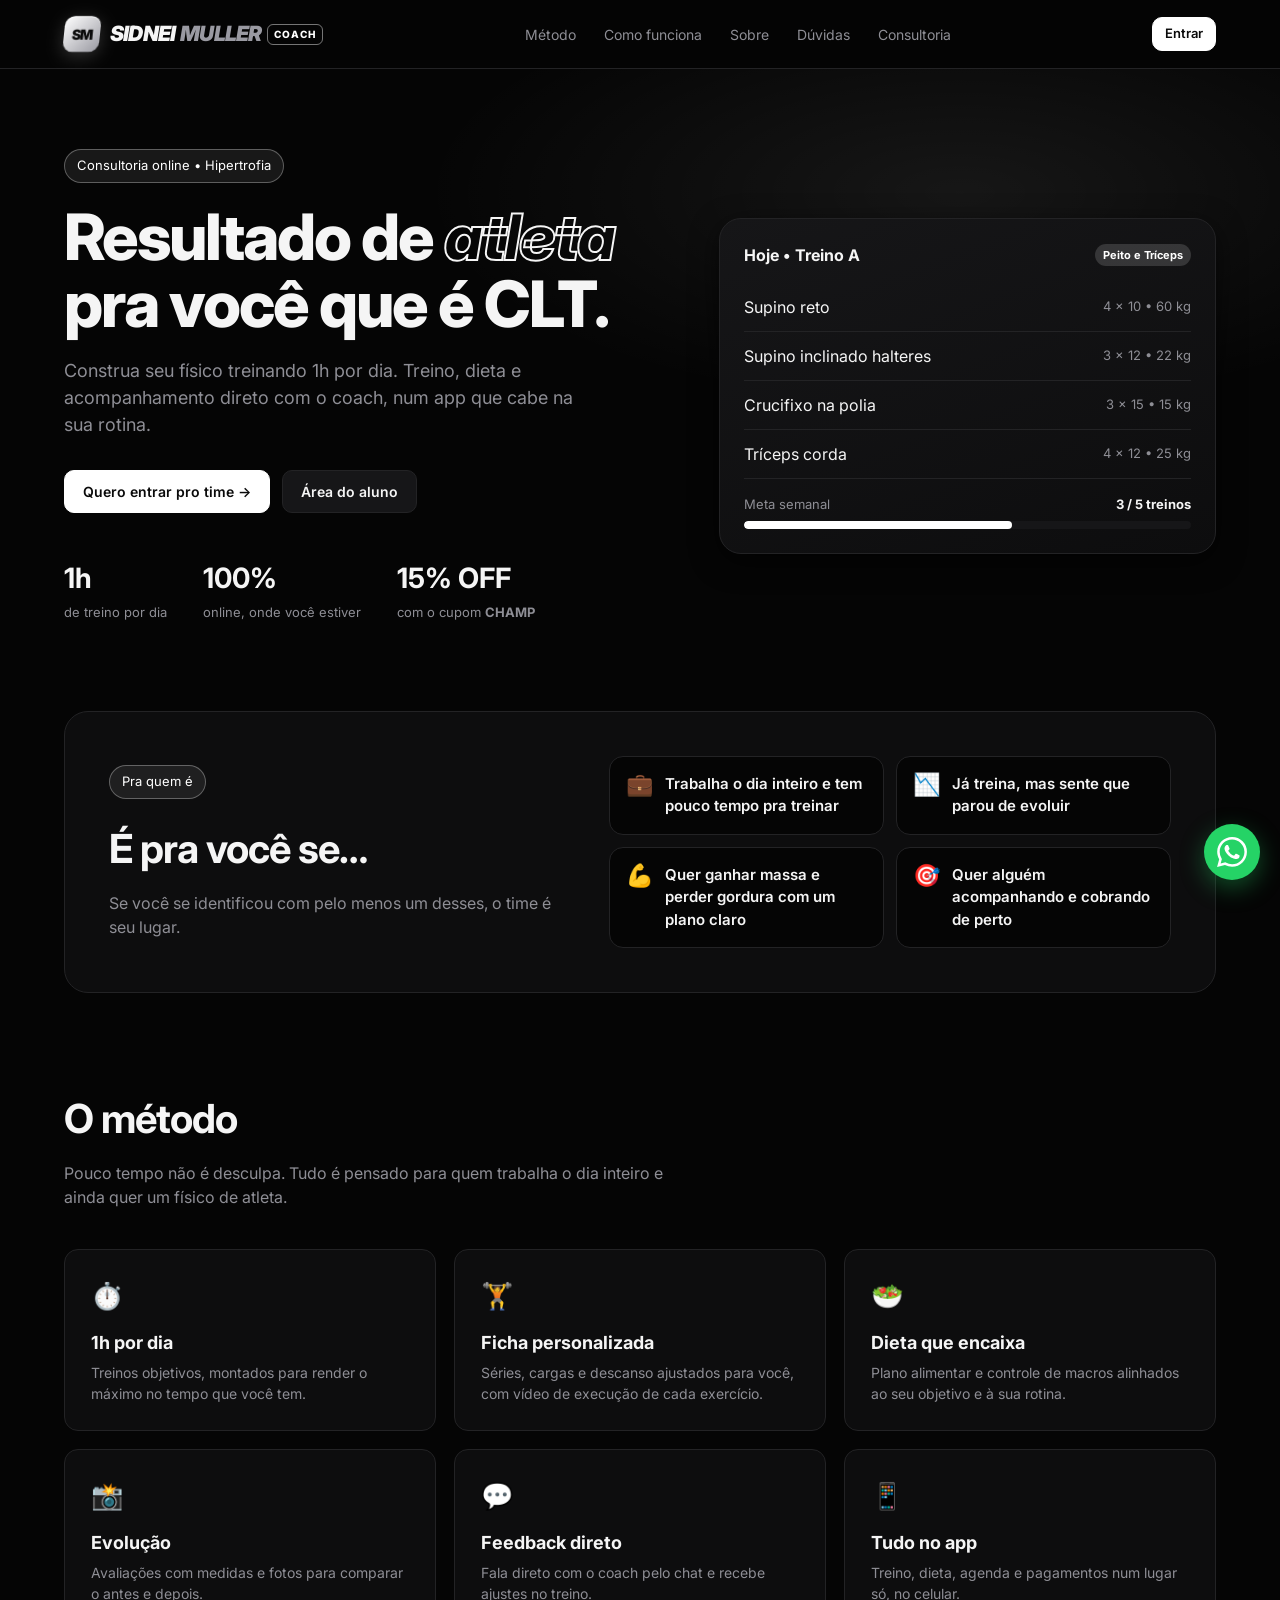
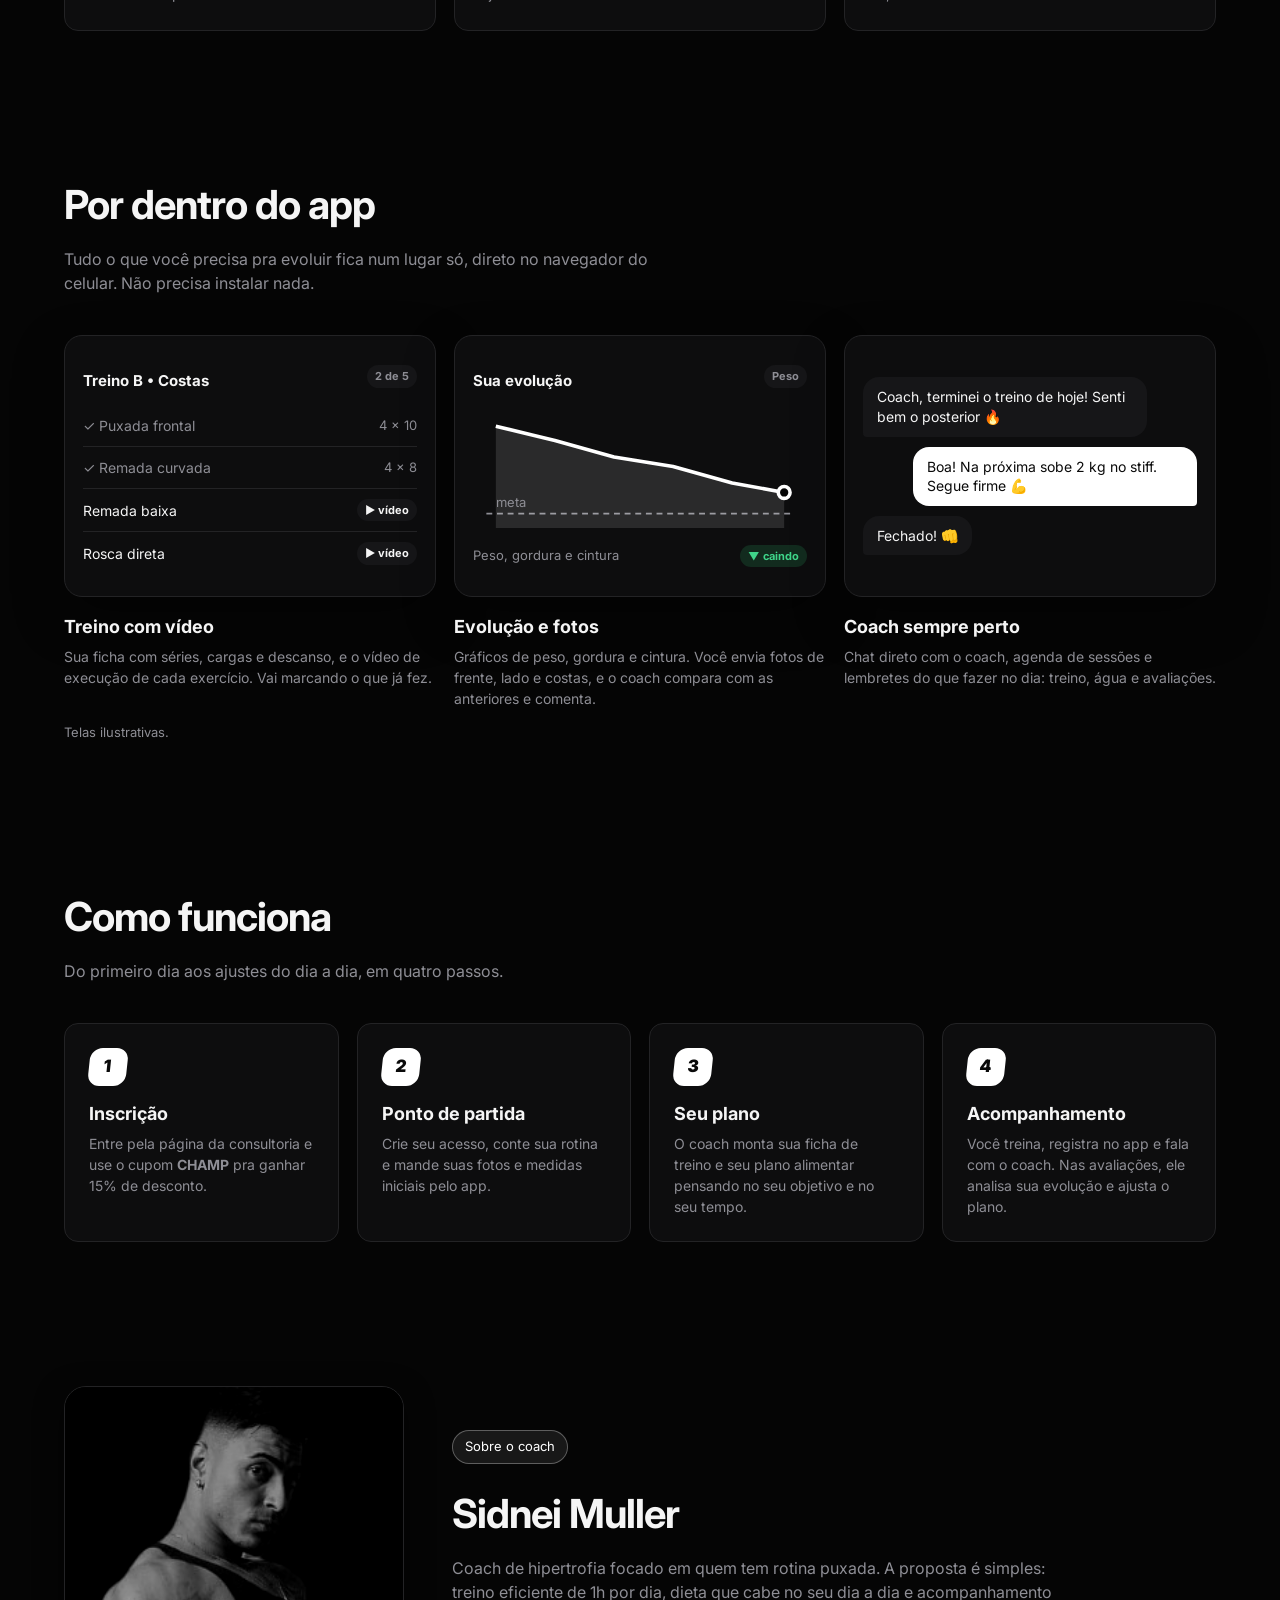
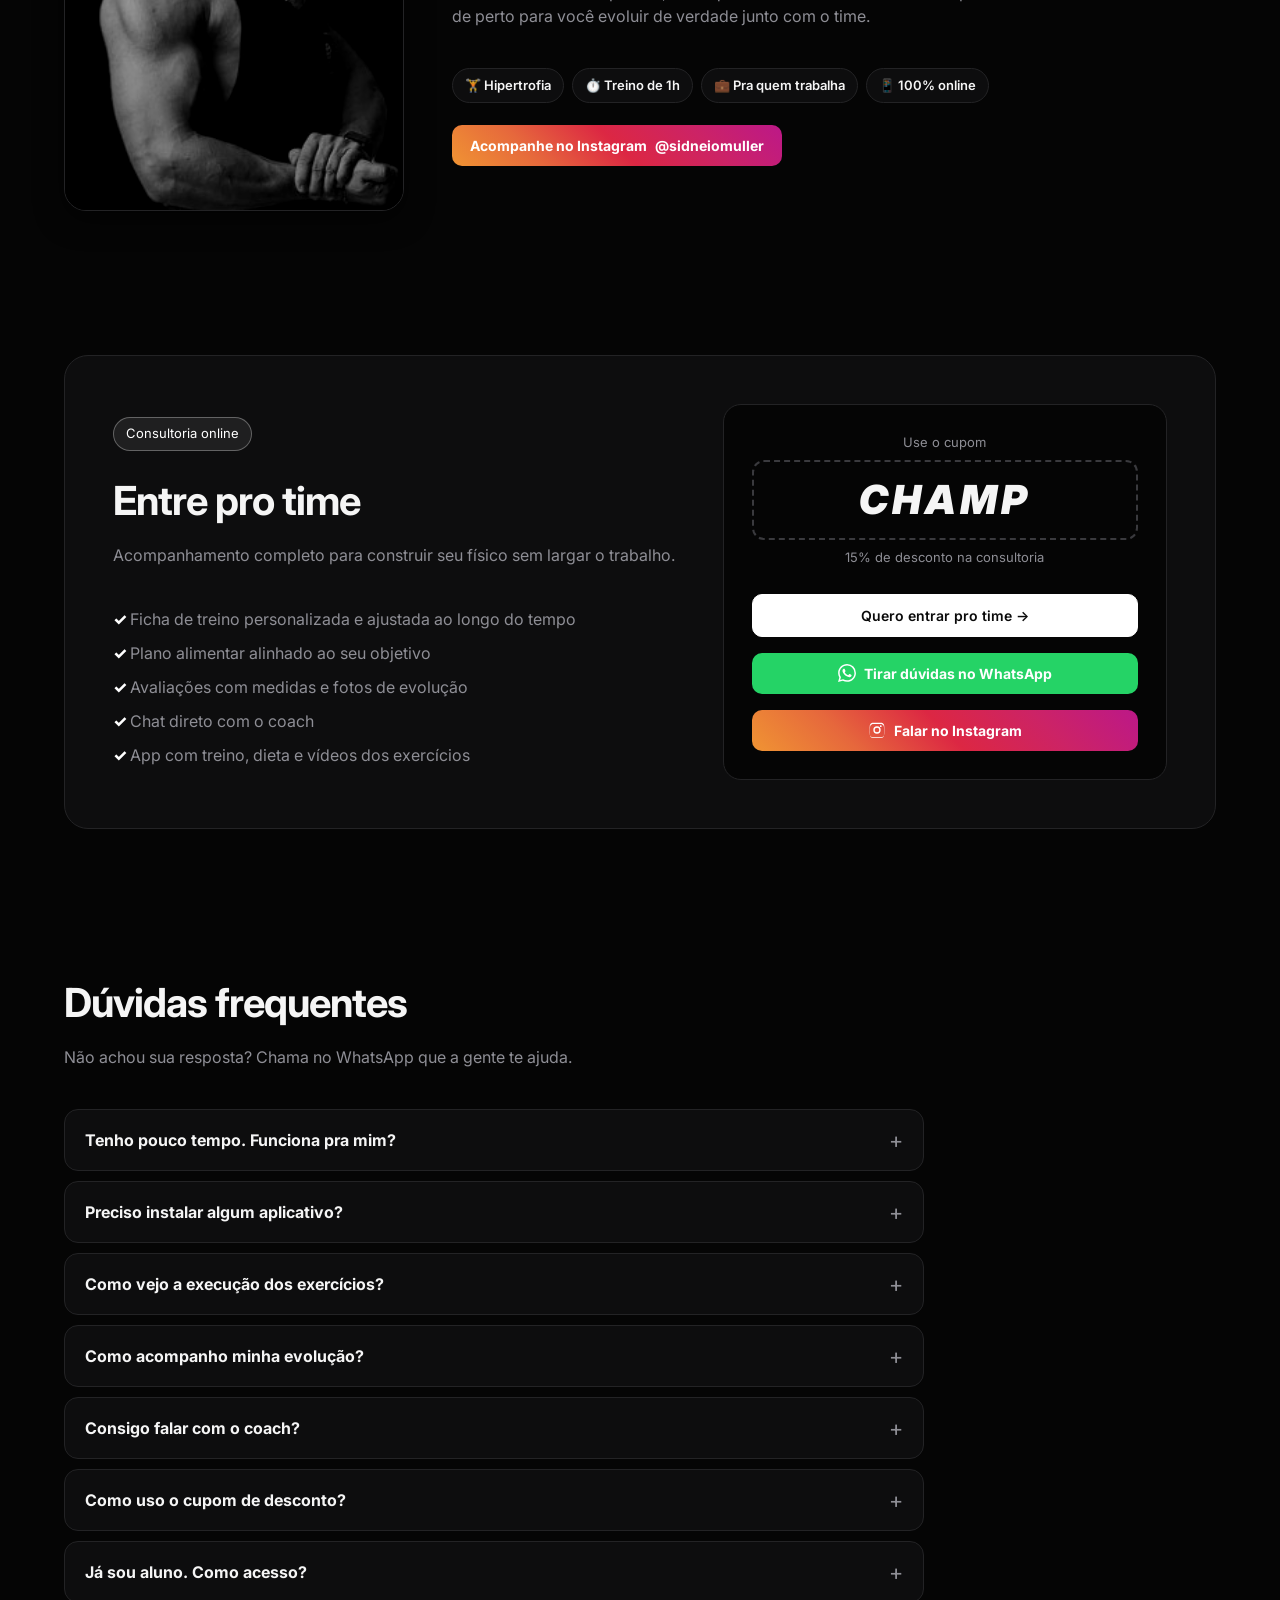
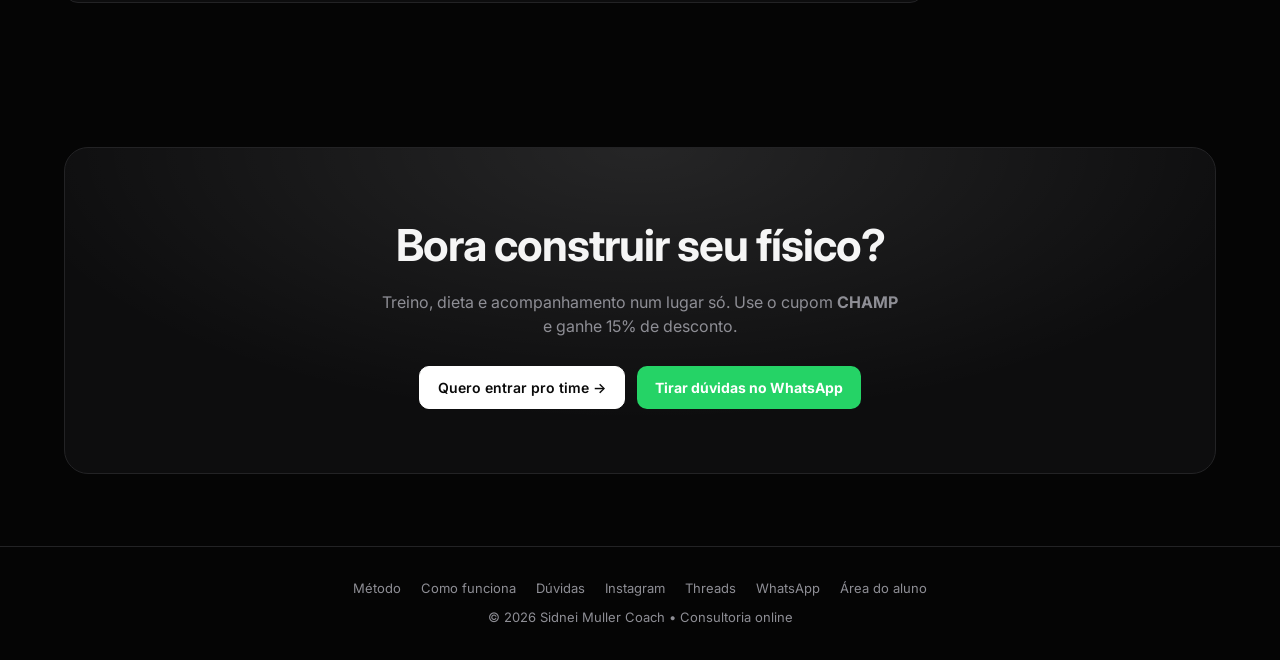
<file: index.html>
<!DOCTYPE html>
<html lang="pt-br">
<head>
    <meta charset="UTF-8">
    <meta name="viewport" content="width=device-width, initial-scale=1.0">
    <meta name="theme-color" content="#050505">
    <link rel="icon" href="assets/logo.svg" type="image/svg+xml">
    <title>Sidnei Muller Coach — Resultado de atleta pra você CLT</title>
    <meta name="description" content="Consultoria online de hipertrofia com Sidnei Muller. Construa seu físico treinando 1h por dia.">
    <link rel="preconnect" href="https://fonts.googleapis.com">
    <link href="https://fonts.googleapis.com/css2?family=Inter:wght@400;500;600;700;800;900&display=swap" rel="stylesheet">
    <link rel="stylesheet" href="css/style.css?v=202610071912">
    <script src="js/config.js?v=202610071912"></script>
</head>
<body>
    <header class="nav">
        <a href="#" class="logo"><span class="logo-mark" aria-hidden="true">SM</span><span class="logo-text">Sidnei<b>Muller</b><em>Coach</em></span></a>
        <nav class="nav-links" id="nav-links">
            <a href="#metodo">Método</a>
            <a href="#como-funciona">Como funciona</a>
            <a href="#sobre">Sobre</a>
            <a href="#duvidas">Dúvidas</a>
            <a href="#consultoria">Consultoria</a>
        </nav>
        <div class="nav-actions">
            <button class="btn btn-primary btn-sm" data-open-login>Entrar</button>
            <button class="btn btn-sm nav-toggle" id="nav-toggle" aria-label="Abrir menu" aria-expanded="false" aria-controls="nav-links">☰</button>
        </div>
    </header>

    <div class="hero-glow"><section class="hero">
        <div>
            <div class="pill">Consultoria online • Hipertrofia</div>
            <h1>Resultado de <em>atleta</em> pra você que é CLT.</h1>
            <p>Construa seu físico treinando 1h por dia. Treino, dieta e acompanhamento direto com o coach, num app que cabe na sua rotina.</p>
            <div class="hero-actions">
                <a class="btn btn-primary" data-link="checkout">Quero entrar pro time →</a>
                <button class="btn" data-open-login data-role="cliente">Área do aluno</button>
            </div>
            <div class="hero-stats">
                <div><strong>1h</strong><span>de treino por dia</span></div>
                <div><strong>100%</strong><span>online, onde você estiver</span></div>
                <div><strong><span data-discount>15%</span> OFF</strong><span>com o cupom <b data-coupon>CHAMP</b></span></div>
            </div>
        </div>
        <div class="hero-card">
            <div class="card-head"><h3>Hoje • Treino A</h3><span class="badge accent">Peito e Tríceps</span></div>
            <div class="mini-row"><span>Supino reto</span><span class="muted small">4 × 10 • 60 kg</span></div>
            <div class="mini-row"><span>Supino inclinado halteres</span><span class="muted small">3 × 12 • 22 kg</span></div>
            <div class="mini-row"><span>Crucifixo na polia</span><span class="muted small">3 × 15 • 15 kg</span></div>
            <div class="mini-row"><span>Tríceps corda</span><span class="muted small">4 × 12 • 25 kg</span></div>
            <div style="margin-top:16px">
                <div class="macro-top"><span class="muted">Meta semanal</span><b>3 / 5 treinos</b></div>
                <div class="progress"><span style="width:60%"></span></div>
            </div>
        </div>
    </section></div>

    <section class="section section-tight reveal" id="pra-quem">
        <div class="fit-box">
            <div>
                <div class="pill">Pra quem é</div>
                <h2 class="section-title">É pra você se…</h2>
                <p class="section-sub" style="margin-bottom:0">Se você se identificou com pelo menos um desses, o time é seu lugar.</p>
            </div>
            <ul class="fit-list">
                <li><span>💼</span>Trabalha o dia inteiro e tem pouco tempo pra treinar</li>
                <li><span>📉</span>Já treina, mas sente que parou de evoluir</li>
                <li><span>💪</span>Quer ganhar massa e perder gordura com um plano claro</li>
                <li><span>🎯</span>Quer alguém acompanhando e cobrando de perto</li>
            </ul>
        </div>
    </section>

    <section class="section reveal" id="metodo">
        <h2 class="section-title">O método</h2>
        <p class="section-sub">Pouco tempo não é desculpa. Tudo é pensado para quem trabalha o dia inteiro e ainda quer um físico de atleta.</p>
        <div class="features">
            <div class="feature"><div class="ico">⏱️</div><h3>1h por dia</h3><p>Treinos objetivos, montados para render o máximo no tempo que você tem.</p></div>
            <div class="feature"><div class="ico">🏋️</div><h3>Ficha personalizada</h3><p>Séries, cargas e descanso ajustados para você, com vídeo de execução de cada exercício.</p></div>
            <div class="feature"><div class="ico">🥗</div><h3>Dieta que encaixa</h3><p>Plano alimentar e controle de macros alinhados ao seu objetivo e à sua rotina.</p></div>
            <div class="feature"><div class="ico">📸</div><h3>Evolução</h3><p>Avaliações com medidas e fotos para comparar o antes e depois.</p></div>
            <div class="feature"><div class="ico">💬</div><h3>Feedback direto</h3><p>Fala direto com o coach pelo chat e recebe ajustes no treino.</p></div>
            <div class="feature"><div class="ico">📱</div><h3>Tudo no app</h3><p>Treino, dieta, agenda e pagamentos num lugar só, no celular.</p></div>
        </div>
    </section>

    <section class="section reveal" id="app">
        <h2 class="section-title">Por dentro do app</h2>
        <p class="section-sub">Tudo o que você precisa pra evoluir fica num lugar só, direto no navegador do celular. Não precisa instalar nada.</p>
        <div class="app-previews">
            <div class="preview">
                <div class="preview-screen">
                    <div class="card-head"><h3>Treino B • Costas</h3><span class="badge">2 de 5</span></div>
                    <div class="mini-row done"><span>✓ Puxada frontal</span><span class="muted small">4 × 10</span></div>
                    <div class="mini-row done"><span>✓ Remada curvada</span><span class="muted small">4 × 8</span></div>
                    <div class="mini-row"><span>Remada baixa</span><span class="play">▶ vídeo</span></div>
                    <div class="mini-row"><span>Rosca direta</span><span class="play">▶ vídeo</span></div>
                </div>
                <h3>Treino com vídeo</h3>
                <p>Sua ficha com séries, cargas e descanso, e o vídeo de execução de cada exercício. Vai marcando o que já fez.</p>
            </div>
            <div class="preview">
                <div class="preview-screen">
                    <div class="card-head"><h3>Sua evolução</h3><span class="badge">Peso</span></div>
                    <svg class="preview-chart" viewBox="0 0 260 110" aria-hidden="true">
                        <line x1="0" x2="260" y1="92" y2="92" class="goal"/>
                        <path class="area" d="M8,18 L58,30 L108,44 L158,52 L208,66 L252,74 L252,104 L8,104 Z"/>
                        <path class="line" d="M8,18 L58,30 L108,44 L158,52 L208,66 L252,74"/>
                        <circle cx="252" cy="74" r="5"/>
                        <text x="8" y="86">meta</text>
                    </svg>
                    <div class="mini-row"><span class="muted small">Peso, gordura e cintura</span><span class="badge green">▼ caindo</span></div>
                </div>
                <h3>Evolução e fotos</h3>
                <p>Gráficos de peso, gordura e cintura. Você envia fotos de frente, lado e costas, e o coach compara com as anteriores e comenta.</p>
            </div>
            <div class="preview">
                <div class="preview-screen chat-preview">
                    <div class="bubble them">Coach, terminei o treino de hoje! Senti bem o posterior 🔥</div>
                    <div class="bubble me">Boa! Na próxima sobe 2 kg no stiff. Segue firme 💪</div>
                    <div class="bubble them">Fechado! 👊</div>
                </div>
                <h3>Coach sempre perto</h3>
                <p>Chat direto com o coach, agenda de sessões e lembretes do que fazer no dia: treino, água e avaliações.</p>
            </div>
        </div>
        <p class="muted small" style="margin-top:14px">Telas ilustrativas.</p>
    </section>

    <section class="section reveal" id="como-funciona">
        <h2 class="section-title">Como funciona</h2>
        <p class="section-sub">Do primeiro dia aos ajustes do dia a dia, em quatro passos.</p>
        <ol class="steps">
            <li><b>1</b><h3>Inscrição</h3><p>Entre pela página da consultoria e use o cupom <strong data-coupon>CHAMP</strong> pra ganhar <span data-discount>15%</span> de desconto.</p></li>
            <li><b>2</b><h3>Ponto de partida</h3><p>Crie seu acesso, conte sua rotina e mande suas fotos e medidas iniciais pelo app.</p></li>
            <li><b>3</b><h3>Seu plano</h3><p>O coach monta sua ficha de treino e seu plano alimentar pensando no seu objetivo e no seu tempo.</p></li>
            <li><b>4</b><h3>Acompanhamento</h3><p>Você treina, registra no app e fala com o coach. Nas avaliações, ele analisa sua evolução e ajusta o plano.</p></li>
        </ol>
    </section>

    <section class="section reveal" id="sobre">
        <div class="about">
            <div class="about-photo"><img src="assets/sidnei.jpg" alt="Sidnei Muller, coach de hipertrofia" loading="lazy"></div>
            <div>
                <div class="pill">Sobre o coach</div>
                <h2 class="section-title">Sidnei Muller</h2>
                <p class="section-sub">Coach de hipertrofia focado em quem tem rotina puxada. A proposta é simples: treino eficiente de 1h por dia, dieta que cabe no seu dia a dia e acompanhamento de perto para você evoluir de verdade junto com o time.</p>
                <div class="about-tags"><span>🏋️ Hipertrofia</span><span>⏱️ Treino de 1h</span><span>💼 Pra quem trabalha</span><span>📱 100% online</span></div>
                <a class="btn brand-ig" data-link="instagram" style="margin-top:22px">Acompanhe no Instagram <span data-instagram-handle>@sidneiomuller</span></a>
            </div>
        </div>
    </section>

    <section class="section reveal" id="consultoria">
        <div class="offer">
            <div>
                <div class="pill">Consultoria online</div>
                <h2 class="section-title">Entre pro time</h2>
                <p class="section-sub">Acompanhamento completo para construir seu físico sem largar o trabalho.</p>
                <ul class="offer-list">
                    <li>Ficha de treino personalizada e ajustada ao longo do tempo</li>
                    <li>Plano alimentar alinhado ao seu objetivo</li>
                    <li>Avaliações com medidas e fotos de evolução</li>
                    <li>Chat direto com o coach</li>
                    <li>App com treino, dieta e vídeos dos exercícios</li>
                </ul>
            </div>
            <div class="offer-box">
                <div class="muted small">Use o cupom</div>
                <div class="coupon" data-coupon>CHAMP</div>
                <div class="muted small"><span data-discount>15%</span> de desconto na consultoria</div>
                <a class="btn btn-primary btn-block" data-link="checkout" style="margin-top:18px">Quero entrar pro time →</a>
                <a class="btn btn-block brand-wa" data-link="whatsapp"><svg class="btn-ico" viewBox="0 0 24 24" aria-hidden="true"><path d="M17.472 14.382c-.297-.149-1.758-.867-2.03-.967-.273-.099-.471-.148-.67.15-.197.297-.767.966-.94 1.164-.173.199-.347.223-.644.075-.297-.15-1.255-.463-2.39-1.475-.883-.788-1.48-1.761-1.653-2.059-.173-.297-.018-.458.13-.606.134-.133.298-.347.446-.52.149-.174.198-.298.298-.497.099-.198.05-.371-.025-.52-.075-.149-.669-1.612-.916-2.207-.242-.579-.487-.5-.669-.51-.173-.008-.371-.01-.57-.01-.198 0-.52.074-.792.372-.272.297-1.04 1.016-1.04 2.479 0 1.462 1.065 2.875 1.213 3.074.149.198 2.096 3.2 5.077 4.487.709.306 1.262.489 1.694.625.712.227 1.36.195 1.871.118.571-.085 1.758-.719 2.006-1.413.248-.694.248-1.289.173-1.413-.074-.124-.272-.198-.57-.347m-5.421 7.403h-.004a9.87 9.87 0 01-5.031-1.378l-.361-.214-3.741.982.998-3.648-.235-.374a9.86 9.86 0 01-1.51-5.26c.001-5.45 4.436-9.884 9.888-9.884 2.64 0 5.122 1.03 6.988 2.898a9.825 9.825 0 012.893 6.994c-.003 5.45-4.437 9.884-9.885 9.884m8.413-18.297A11.815 11.815 0 0012.05 0C5.495 0 .16 5.335.157 11.892c0 2.096.547 4.142 1.588 5.945L.057 24l6.305-1.654a11.882 11.882 0 005.683 1.448h.005c6.554 0 11.89-5.335 11.893-11.893a11.821 11.821 0 00-3.48-8.413z"/></svg> Tirar dúvidas no WhatsApp</a>
                <a class="btn btn-block brand-ig" data-link="instagram"><svg class="btn-ico" viewBox="0 0 24 24" aria-hidden="true"><path d="M12 2.2c3.2 0 3.6 0 4.8.1 1.2.1 1.8.2 2.2.4.6.2 1 .5 1.4.9.4.4.7.9.9 1.4.2.4.4 1.1.4 2.2.1 1.3.1 1.6.1 4.8s0 3.6-.1 4.8c-.1 1.2-.2 1.8-.4 2.2-.2.6-.5 1-.9 1.4-.4.4-.9.7-1.4.9-.4.2-1.1.4-2.2.4-1.3.1-1.6.1-4.8.1s-3.6 0-4.8-.1c-1.2-.1-1.8-.2-2.2-.4-.6-.2-1-.5-1.4-.9-.4-.4-.7-.9-.9-1.4-.2-.4-.4-1.1-.4-2.2C2.2 15.6 2.2 15.2 2.2 12s0-3.6.1-4.8c.1-1.2.2-1.8.4-2.2.2-.6.5-1 .9-1.4.4-.4.9-.7 1.4-.9.4-.2 1.1-.4 2.2-.4C8.4 2.2 8.8 2.2 12 2.2zm0 1.8c-3.1 0-3.5 0-4.7.1-1.1.1-1.7.2-2.1.4-.5.2-.9.4-1.3.8-.4.4-.6.8-.8 1.3-.2.4-.3 1-.4 2.1-.1 1.2-.1 1.6-.1 4.7s0 3.5.1 4.7c.1 1.1.2 1.7.4 2.1.2.5.4.9.8 1.3.4.4.8.6 1.3.8.4.2 1 .3 2.1.4 1.2.1 1.6.1 4.7.1s3.5 0 4.7-.1c1.1-.1 1.7-.2 2.1-.4.5-.2.9-.4 1.3-.8.4-.4.6-.8.8-1.3.2-.4.3-1 .4-2.1.1-1.2.1-1.6.1-4.7s0-3.5-.1-4.7c-.1-1.1-.2-1.7-.4-2.1-.2-.5-.4-.9-.8-1.3-.4-.4-.8-.6-1.3-.8-.4-.2-1-.3-2.1-.4-1.2-.1-1.6-.1-4.7-.1zm0 3.1a4.9 4.9 0 1 1 0 9.8 4.9 4.9 0 0 1 0-9.8zm0 8a3.1 3.1 0 1 0 0-6.2 3.1 3.1 0 0 0 0 6.2zm6.2-8.2a1.1 1.1 0 1 1-2.3 0 1.1 1.1 0 0 1 2.3 0z"/></svg> Falar no Instagram</a>
            </div>
        </div>
    </section>


    <section class="section reveal" id="duvidas">
        <h2 class="section-title">Dúvidas frequentes</h2>
        <p class="section-sub">Não achou sua resposta? Chama no WhatsApp que a gente te ajuda.</p>
        <div class="faq">
            <details><summary>Tenho pouco tempo. Funciona pra mim?</summary>
                <p>Sim. O método foi pensado pra quem trabalha o dia inteiro: treinos objetivos de cerca de 1h por dia, montados pra render o máximo no tempo que você tem.</p></details>
            <details><summary>Preciso instalar algum aplicativo?</summary>
                <p>Não. A área do aluno funciona no navegador do celular ou do computador. É só entrar com seu e-mail e senha.</p></details>
            <details><summary>Como vejo a execução dos exercícios?</summary>
                <p>Cada exercício da sua ficha tem o vídeo de execução, além das séries, repetições, carga e descanso.</p></details>
            <details><summary>Como acompanho minha evolução?</summary>
                <p>Você registra peso e medidas e envia fotos de frente, lado e costas pelo app. O coach compara com as anteriores, comenta e ajusta seu plano. Os gráficos mostram sua evolução ao longo do tempo.</p></details>
            <details><summary>Consigo falar com o coach?</summary>
                <p>Sim. Dentro do app tem um chat direto com o coach. Antes de entrar, você pode tirar suas dúvidas pelo WhatsApp ou pelo Instagram.</p></details>
            <details><summary>Como uso o cupom de desconto?</summary>
                <p>Na hora da inscrição, use o cupom <strong data-coupon>CHAMP</strong> pra ganhar <span data-discount>15%</span> de desconto na consultoria.</p></details>
            <details><summary>Já sou aluno. Como acesso?</summary>
                <p>Clique em <a href="#" data-open-login data-role="cliente" class="link">Área do aluno</a> (ou em “Entrar”, no topo da página) e use seu e-mail e senha.</p></details>
        </div>
    </section>

    <section class="section reveal">
        <div class="final-cta">
            <h2>Bora construir seu físico?</h2>
            <p>Treino, dieta e acompanhamento num lugar só. Use o cupom <strong data-coupon>CHAMP</strong> e ganhe <span data-discount>15%</span> de desconto.</p>
            <div class="hero-actions" style="justify-content:center">
                <a class="btn btn-primary" data-link="checkout">Quero entrar pro time →</a>
                <a class="btn brand-wa" data-link="whatsapp">Tirar dúvidas no WhatsApp</a>
            </div>
        </div>
    </section>

    <footer class="footer">
        <div class="footer-links">
            <a href="#metodo">Método</a>
            <a href="#como-funciona">Como funciona</a>
            <a href="#duvidas">Dúvidas</a>
            <a data-link="instagram">Instagram</a>
            <a data-link="threads">Threads</a>
            <a data-link="whatsapp">WhatsApp</a>
            <a href="#" data-open-login data-role="cliente">Área do aluno</a>
        </div>
        <div>© <span id="year"></span> Sidnei Muller Coach • Consultoria online</div>
    </footer>

    <a class="wa-float brand-wa" data-link="whatsapp" aria-label="Conversar no WhatsApp" title="Conversar no WhatsApp"><svg viewBox="0 0 24 24" aria-hidden="true"><path d="M17.472 14.382c-.297-.149-1.758-.867-2.03-.967-.273-.099-.471-.148-.67.15-.197.297-.767.966-.94 1.164-.173.199-.347.223-.644.075-.297-.15-1.255-.463-2.39-1.475-.883-.788-1.48-1.761-1.653-2.059-.173-.297-.018-.458.13-.606.134-.133.298-.347.446-.52.149-.174.198-.298.298-.497.099-.198.05-.371-.025-.52-.075-.149-.669-1.612-.916-2.207-.242-.579-.487-.5-.669-.51-.173-.008-.371-.01-.57-.01-.198 0-.52.074-.792.372-.272.297-1.04 1.016-1.04 2.479 0 1.462 1.065 2.875 1.213 3.074.149.198 2.096 3.2 5.077 4.487.709.306 1.262.489 1.694.625.712.227 1.36.195 1.871.118.571-.085 1.758-.719 2.006-1.413.248-.694.248-1.289.173-1.413-.074-.124-.272-.198-.57-.347m-5.421 7.403h-.004a9.87 9.87 0 01-5.031-1.378l-.361-.214-3.741.982.998-3.648-.235-.374a9.86 9.86 0 01-1.51-5.26c.001-5.45 4.436-9.884 9.888-9.884 2.64 0 5.122 1.03 6.988 2.898a9.825 9.825 0 012.893 6.994c-.003 5.45-4.437 9.884-9.885 9.884m8.413-18.297A11.815 11.815 0 0012.05 0C5.495 0 .16 5.335.157 11.892c0 2.096.547 4.142 1.588 5.945L.057 24l6.305-1.654a11.882 11.882 0 005.683 1.448h.005c6.554 0 11.89-5.335 11.893-11.893a11.821 11.821 0 00-3.48-8.413z"/></svg></a>

    <div class="modal-backdrop" id="login-modal">
        <div class="modal">
            <h3 id="login-title">Entrar</h3>
            <p class="sub" id="login-sub">Acesse a área do time.</p>
            <form id="login-form">
                <!-- Demonstração: escolhe o perfil. Com o Supabase: entrar ou criar conta -->
                <div class="role-switch" id="role-switch">
                    <button type="button" data-role="cliente" class="active">Aluno</button>
                    <button type="button" data-role="personal">Coach</button>
                </div>
                <div class="role-switch" id="mode-switch" hidden>
                    <button type="button" data-mode="login" class="active">Entrar</button>
                    <button type="button" data-mode="signup">Criar conta</button>
                </div>
                <label class="field" id="name-field">Nome
                    <input class="input" name="name" placeholder="Seu nome completo" value="Lucas Andrade" autocomplete="name">
                </label>
                <label class="field" id="email-field">E-mail
                    <input class="input" type="email" name="email" placeholder="voce@email.com" value="lucas@email.com" required autocomplete="email">
                </label>
                <label class="field">Senha
                    <input class="input" type="password" name="password" placeholder="••••••••" value="123456" required minlength="6" autocomplete="current-password">
                </label>
                <p class="small" id="login-msg" hidden></p>
                <button class="btn btn-primary btn-block" type="submit" id="login-submit">Entrar</button>
                <button class="btn btn-ghost btn-block" type="button" id="forgot" hidden>Esqueci minha senha</button>
                <button class="btn btn-ghost btn-block" type="button" id="close-login">Cancelar</button>
            </form>
        </div>
    </div>

    <script src="js/backend.js?v=202610071912"></script>
    <script>
        document.getElementById('year').textContent = new Date().getFullYear();

        // Menu do celular
        const navToggle = document.getElementById('nav-toggle'), navLinks = document.getElementById('nav-links');
        const setMenu = open => { navLinks.classList.toggle('open', open); navToggle.setAttribute('aria-expanded', open); navToggle.textContent = open ? '✕' : '☰'; };
        navToggle.onclick = () => setMenu(!navLinks.classList.contains('open'));
        navLinks.querySelectorAll('a').forEach(a => a.addEventListener('click', () => setMenu(false)));

        // Seções aparecem suavemente ao rolar (desligado para quem prefere menos movimento)
        if ('IntersectionObserver' in window && !matchMedia('(prefers-reduced-motion: reduce)').matches) {
            const io = new IntersectionObserver(entries => entries.forEach(e => {
                if (e.isIntersecting) { e.target.classList.add('shown'); io.unobserve(e.target); }
            }), { rootMargin: '0px 0px -8% 0px' });
            document.querySelectorAll('.reveal').forEach(el => { el.classList.add('will-reveal'); io.observe(el); });
        }

        const modal = document.getElementById('login-modal');
        const form = document.getElementById('login-form');
        const msg = document.getElementById('login-msg');
        const submit = document.getElementById('login-submit');
        const roleButtons = form.querySelectorAll('#role-switch button');
        const modeButtons = form.querySelectorAll('#mode-switch button');
        let role = 'cliente';
        let mode = 'login';

        function say(text, ok) {
            msg.hidden = !text;
            msg.textContent = text || '';
            msg.className = 'small ' + (ok ? 'up' : 'down');
        }

        // Modo demonstração: nome e e-mail de exemplo, sem senha de verdade
        function setRole(r) {
            role = r;
            roleButtons.forEach(b => b.classList.toggle('active', b.dataset.role === r));
            form.name.value = r === 'personal' ? SITE.coach : 'Lucas Andrade';
            form.email.value = r === 'personal' ? 'coach@email.com' : 'lucas@email.com';
        }

        // Com o Supabase: entrar, criar conta ou definir senha (depois do link do e-mail)
        function setMode(m) {
            if (m === 'password') {
                mode = m;
                ['mode-switch', 'name-field', 'email-field', 'forgot'].forEach(id => document.getElementById(id).hidden = true);
                form.name.required = form.email.required = false;
                form.password.value = '';
                form.password.autocomplete = 'new-password';
                document.getElementById('login-title').textContent = 'Crie sua senha';
                document.getElementById('login-sub').textContent = 'Você vai usar esta senha (mínimo de 6 caracteres) para entrar das próximas vezes.';
                submit.textContent = 'Salvar senha e entrar';
                say('');
                return;
            }
            mode = m;
            modeButtons.forEach(b => b.classList.toggle('active', b.dataset.mode === m));
            document.getElementById('name-field').hidden = m !== 'signup';
            form.name.required = m === 'signup';
            form.password.autocomplete = m === 'signup' ? 'new-password' : 'current-password';
            document.getElementById('login-title').textContent = m === 'signup' ? 'Criar conta' : 'Entrar';
            submit.textContent = m === 'signup' ? 'Criar conta' : 'Entrar';
            document.getElementById('forgot').hidden = m === 'signup';
            document.getElementById('email-field').hidden = false;
            form.email.required = true;
            say('');
        }

        // Voltou do link do e-mail (convite do coach ou "esqueci minha senha")
        async function handleEmailLink() {
            modal.classList.add('open');
            try {
                const type = await Backend.handleRedirect();
                setMode('password');
                const skip = document.getElementById('close-login');
                if (type === 'recovery') {
                    document.getElementById('login-title').textContent = 'Nova senha';
                    skip.hidden = true;
                } else {
                    // Convite: pode criar a senha agora ou depois (pelo "Esqueci minha senha")
                    skip.textContent = 'Agora não, só entrar';
                    skip.onclick = () => { location.href = 'app.html#/' + Backend.siteUser(Backend.profile).role + '/dashboard'; };
                }
            } catch (err) {
                setMode('login');
                say(err.message);
            }
        }

        if (Backend.enabled) {
            document.getElementById('role-switch').hidden = true;
            document.getElementById('mode-switch').hidden = false;
            document.getElementById('login-sub').textContent = 'Use seu e-mail e senha.';
            form.name.value = form.email.value = form.password.value = '';
            setMode('login');
            if (Backend.hasAuthRedirect()) handleEmailLink();
        }

        document.querySelectorAll('[data-open-login]').forEach(el => el.addEventListener('click', e => {
            e.preventDefault();
            if (!Backend.enabled) setRole(el.dataset.role || 'cliente');
            modal.classList.add('open');
        }));
        roleButtons.forEach(b => b.addEventListener('click', () => setRole(b.dataset.role)));
        modeButtons.forEach(b => b.addEventListener('click', () => setMode(b.dataset.mode)));
        document.getElementById('close-login').onclick = () => modal.classList.remove('open');
        modal.addEventListener('click', e => { if (e.target === modal) modal.classList.remove('open'); });

        document.getElementById('forgot').onclick = async () => {
            if (!form.email.value) return say('Digite seu e-mail primeiro.');
            try {
                await Backend.resetPassword(form.email.value.trim());
                say('Enviamos um link para redefinir sua senha. Confira seu e-mail.', true);
            } catch (err) { say(err.message); }
        };

        form.addEventListener('submit', async e => {
            e.preventDefault();
            if (!Backend.enabled) {
                const user = { name: form.name.value.trim(), email: form.email.value.trim(), role };
                try { localStorage.setItem('fitcore_user', JSON.stringify(user)); } catch (_) {}
                location.href = 'app.html#/' + role + '/dashboard';
                return;
            }
            submit.disabled = true;
            say('');
            try {
                const email = form.email.value.trim(), password = form.password.value;
                if (mode === 'password') {
                    await Backend.updatePassword(password);
                } else if (mode === 'signup') {
                    const needsConfirm = await Backend.signUp(form.name.value.trim(), email, password);
                    if (needsConfirm) {
                        say('Conta criada! Confirme pelo link que enviamos para o seu e-mail e depois entre.', true);
                        setTimeout(() => setMode('login'), 4000);
                        return;
                    }
                    await Backend.loadProfile();
                } else {
                    await Backend.signIn(email, password);
                }
                const u = Backend.siteUser(Backend.profile);
                location.href = 'app.html#/' + u.role + '/dashboard';
            } catch (err) {
                say(err.message);
            } finally {
                submit.disabled = false;
            }
        });
    </script>
</body>
</html>
</file>
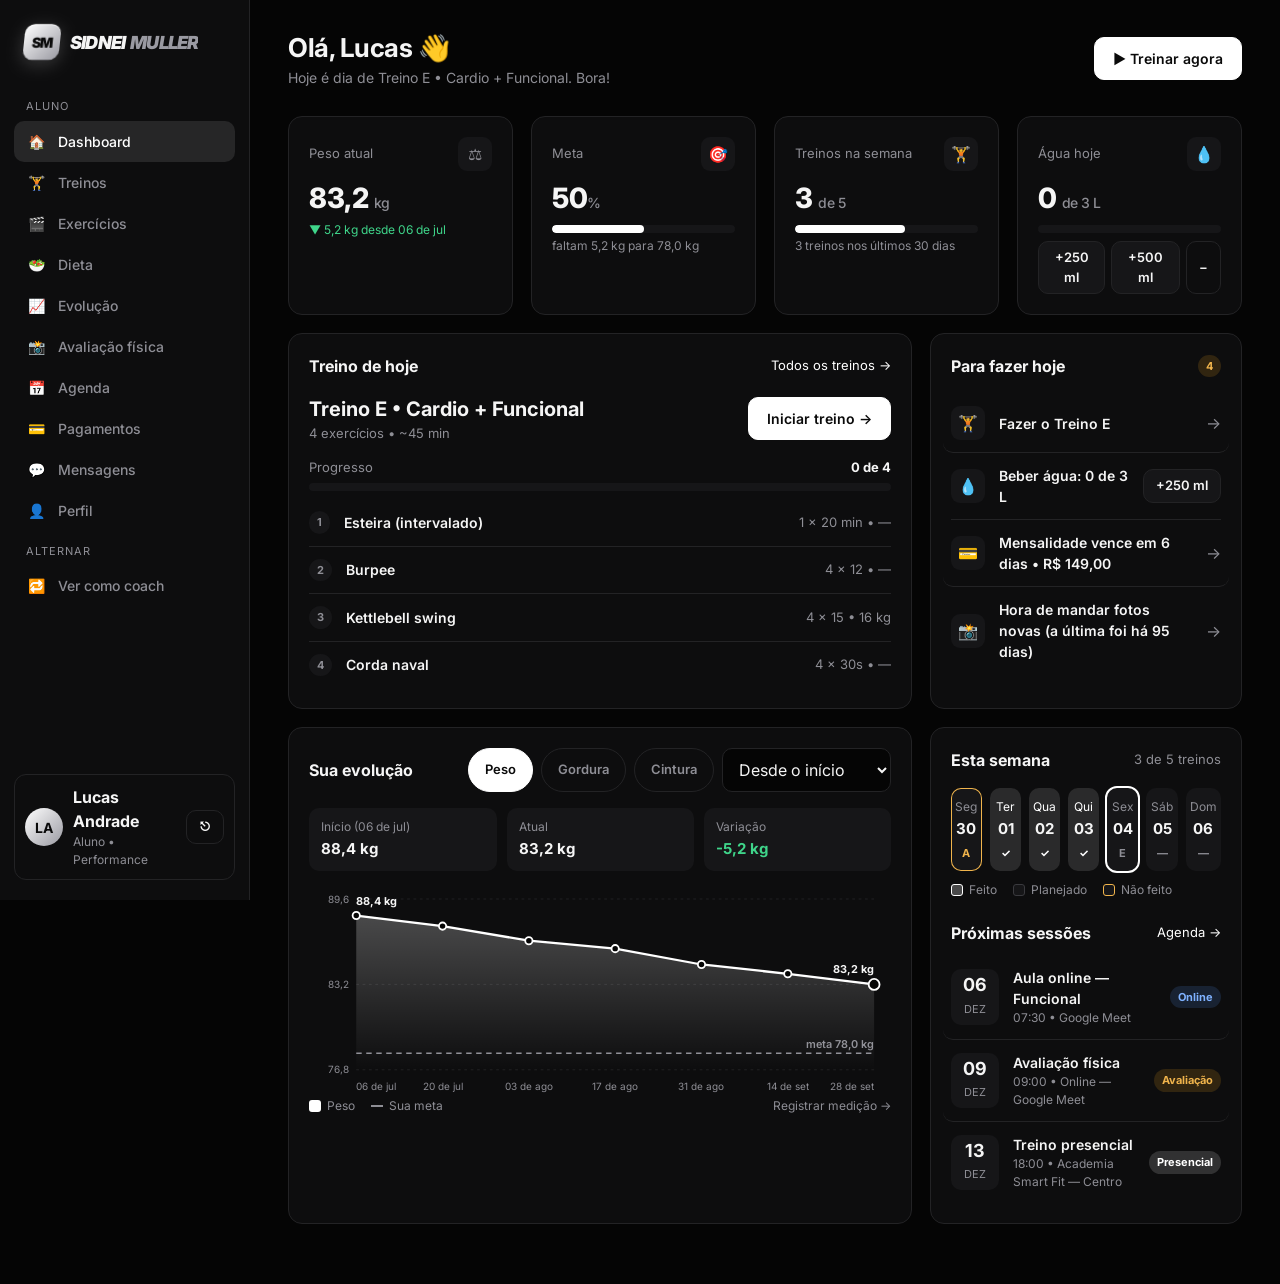
<file: app.html>
<!DOCTYPE html>
<html lang="pt-br">
<head>
    <meta charset="UTF-8">
    <meta name="viewport" content="width=device-width, initial-scale=1.0">
    <meta name="theme-color" content="#050505">
    <link rel="icon" href="assets/logo.svg" type="image/svg+xml">
    <title>Sidnei Muller Coach — Painel</title>
    <link rel="preconnect" href="https://fonts.googleapis.com">
    <link href="https://fonts.googleapis.com/css2?family=Inter:wght@400;500;600;700;800;900&display=swap" rel="stylesheet">
    <link rel="stylesheet" href="css/style.css?v=202610071912">
</head>
<body>
    <div class="app">
        <aside class="sidebar" id="sidebar">
            <a href="index.html" class="logo"><span class="logo-mark" aria-hidden="true">SM</span><span class="logo-text">Sidnei<b>Muller</b><em>Coach</em></span></a>
            <nav id="side-nav"></nav>
            <div class="spacer"></div>
            <div class="user-chip">
                <div class="avatar" id="user-avatar"></div>
                <div style="min-width:0;flex:1">
                    <b id="user-name"></b>
                    <small id="user-role"></small>
                </div>
                <button class="btn btn-ghost btn-sm" id="logout" title="Sair">⎋</button>
            </div>
        </aside>

        <main class="main">
            <div class="topbar">
                <div style="display:flex;gap:12px;align-items:center">
                    <button class="btn btn-sm menu-toggle" id="menu-toggle">☰</button>
                    <div>
                        <h1 id="page-title"></h1>
                        <p id="page-sub"></p>
                    </div>
                </div>
                <div id="page-actions"></div>
            </div>
            <div id="view"></div>
        </main>
    </div>

    <div class="modal-backdrop" id="modal"></div>
    <div class="toast" id="toast"></div>

    <script src="js/config.js?v=202610071912"></script>
    <script src="js/data.js?v=202610071912"></script>
    <script src="js/app.js?v=202610071912"></script>
    <script src="js/backend.js?v=202610071912"></script>
    <script src="js/features/biblioteca.js?v=202610071912"></script>
    <script src="js/features/fichas.js?v=202610071912"></script>
    <script src="js/features/dietas.js?v=202610071912"></script>
    <script src="js/features/avaliacao.js?v=202610071912"></script>
    <script src="js/features/pagamentos.js?v=202610071912"></script>
    <script src="js/features/agenda.js?v=202610071912"></script>
    <script src="js/features/financeiro.js?v=202610071912"></script>
    <script src="js/features/chat.js?v=202610071912"></script>
    <script src="js/features/painel.js?v=202610071912"></script>
    <script src="js/features/painel-aluno.js?v=202610071912"></script>
</body>
</html>
</file>
<file: css/style.css>
:root {
    /* Paleta monocromática: preto profundo, branco e prata (identidade do Sidnei) */
    --bg: #050505;
    --surface: #0d0d0e;
    --surface-2: #161618;
    --border: #232325;
    --border-hover: #3a3a3e;
    --text: #f5f5f5;
    --muted: #8e8e95;
    --accent: #ffffff;
    --accent-hover: #d9d9dc;
    --accent-2: #9a9aa2;
    --accent-rgb: 255, 255, 255;
    --accent-ink: #0a0a0a;
    --blue: #7fb2ff;
    --orange: #f0b44c;
    --red: #ff5c6c;
    --green: #3fd58a;
    --radius: 14px;
    --shadow: 0 8px 28px rgba(0, 0, 0, .6);
}

* { box-sizing: border-box; margin: 0; padding: 0; }

html { scroll-behavior: smooth; }

body {
    font-family: "Inter", system-ui, -apple-system, "Segoe UI", Roboto, sans-serif;
    background: var(--bg);
    color: var(--text);
    line-height: 1.5;
    -webkit-font-smoothing: antialiased;
}

a { color: inherit; text-decoration: none; }
button, input, select, textarea { font: inherit; color: inherit; }
img { max-width: 100%; display: block; }

/* ---------- Botões / inputs ---------- */
.btn {
    display: inline-flex; align-items: center; justify-content: center; gap: 8px;
    padding: 10px 18px; border-radius: 10px; border: 1px solid var(--border);
    background: var(--surface-2); cursor: pointer; font-weight: 600; font-size: 14px;
    transition: transform .15s, background .15s, border-color .15s;
}
.btn:hover { border-color: var(--border-hover); }
.btn:active { transform: scale(.98); }
.btn-primary { background: var(--accent); color: var(--accent-ink); border-color: var(--accent); }
.btn-primary:hover { background: var(--accent-hover); border-color: var(--accent-hover); }
.btn-ghost { background: transparent; }
.btn-sm { padding: 6px 12px; font-size: 13px; }
.btn-block { width: 100%; }

.field { display: flex; flex-direction: column; gap: 6px; font-size: 13px; color: var(--muted); }
.input, select.input, textarea.input {
    background: var(--bg); border: 1px solid var(--border); border-radius: 10px;
    padding: 10px 12px; color: var(--text); outline: none; width: 100%;
}
.input:focus { border-color: var(--accent); }

/* ---------- Landing ---------- */
.nav {
    position: sticky; top: 0; z-index: 10;
    display: flex; align-items: center; justify-content: space-between;
    padding: 16px clamp(16px, 5vw, 64px);
    background: rgba(5, 5, 5, .85); backdrop-filter: blur(10px);
    border-bottom: 1px solid var(--border);
}
.logo { display: flex; align-items: center; gap: 10px; }
.logo-mark {
    width: 36px; height: 36px; border-radius: 10px; flex-shrink: 0;
    display: grid; place-items: center; color: var(--accent-ink); font-weight: 900; font-size: 14px; letter-spacing: -.5px;
    background: linear-gradient(135deg, var(--accent), var(--accent-2));
    box-shadow: 0 4px 18px rgba(var(--accent-rgb), .18), inset 0 1px 0 rgba(255, 255, 255, .6);
    transform: skewX(-6deg);
}
.logo-mark svg { width: 20px; height: 20px; fill: #fff; transform: skewX(6deg); }
.logo-text { font-weight: 900; font-size: 21px; letter-spacing: -.8px; text-transform: uppercase; font-style: italic; display: flex; align-items: center; }
.logo-text b { color: var(--accent-2); font-weight: 900; margin-left: 5px; }
.logo-text em {
    font-style: normal; font-size: 10px; font-weight: 800; letter-spacing: 1px; margin-left: 6px;
    padding: 2px 6px; border-radius: 6px; border: 1px solid rgba(var(--accent-rgb), .45); color: var(--accent);
}
.nav-links { display: flex; gap: 28px; color: var(--muted); font-size: 14px; }
.nav-links a:hover { color: var(--text); }

.hero-glow { background: radial-gradient(60% 50% at 75% 20%, rgba(var(--accent-rgb), .07), transparent 70%); }
.hero {
    display: grid; grid-template-columns: 1.1fr .9fr; gap: 48px; align-items: center;
    padding: 80px clamp(16px, 5vw, 64px) 64px; max-width: 1280px; margin: 0 auto;
}
.pill {
    display: inline-flex; gap: 8px; align-items: center; font-size: 13px; color: var(--accent);
    border: 1px solid rgba(var(--accent-rgb), .3); background: rgba(var(--accent-rgb), .08);
    padding: 6px 12px; border-radius: 999px; margin-bottom: 20px;
}
.hero h1 { font-size: clamp(36px, 5.5vw, 64px); line-height: 1.05; letter-spacing: -2px; font-weight: 800; }
.hero h1 em { font-style: italic; color: transparent; -webkit-text-stroke: 2px var(--text); padding-right: 4px; }
.hero p { color: var(--muted); font-size: 18px; margin: 20px 0 32px; max-width: 520px; }
.hero-actions { display: flex; gap: 12px; flex-wrap: wrap; }
.hero-stats { display: flex; gap: 36px; margin-top: 44px; flex-wrap: wrap; }
.hero-stats strong { display: block; font-size: 28px; }
.hero-stats span { color: var(--muted); font-size: 13px; }

.hero-card {
    background: linear-gradient(160deg, var(--surface-2), var(--surface));
    border: 1px solid var(--border); border-radius: 22px; padding: 24px; box-shadow: var(--shadow);
}
.hero-card .mini-row { display: flex; justify-content: space-between; align-items: center; padding: 12px 0; border-bottom: 1px solid var(--border); }
.hero-card .mini-row:last-child { border-bottom: 0; }

.section { padding: 72px clamp(16px, 5vw, 64px); max-width: 1280px; margin: 0 auto; }
.section-title { font-size: clamp(28px, 4vw, 40px); letter-spacing: -1px; margin-bottom: 12px; }
.section-sub { color: var(--muted); margin-bottom: 40px; max-width: 620px; }

.features { display: grid; grid-template-columns: repeat(3, 1fr); gap: 18px; }
.feature { background: var(--surface); border: 1px solid var(--border); border-radius: var(--radius); padding: 26px; }
.feature .ico { font-size: 26px; margin-bottom: 14px; }
.feature h3 { margin-bottom: 6px; font-size: 18px; }
.feature p { color: var(--muted); font-size: 14px; }

.plans { display: grid; grid-template-columns: repeat(3, 1fr); gap: 18px; }
.plan { background: var(--surface); border: 1px solid var(--border); border-radius: 18px; padding: 28px; display: flex; flex-direction: column; gap: 16px; }
.plan.featured { border-color: var(--accent); position: relative; }
.plan.featured::before {
    content: "Mais escolhido"; position: absolute; top: -12px; left: 24px;
    background: var(--accent); color: var(--accent-ink); font-size: 12px; font-weight: 700; padding: 3px 10px; border-radius: 999px;
}
.plan .price { font-size: 36px; font-weight: 800; }
.plan .price small { font-size: 14px; color: var(--muted); font-weight: 500; }
.plan ul { list-style: none; display: flex; flex-direction: column; gap: 8px; color: var(--muted); font-size: 14px; flex: 1; }
.plan li::before { content: "✓ "; color: var(--accent); font-weight: 700; }

.testimonials { display: grid; grid-template-columns: repeat(3, 1fr); gap: 18px; }
.testimonial { background: var(--surface); border: 1px solid var(--border); border-radius: var(--radius); padding: 24px; }
.testimonial p { color: var(--muted); margin-bottom: 16px; }

.cta {
    background: linear-gradient(120deg, #f5f5f5, #9a9aa2); color: var(--accent-ink); border-radius: 24px; padding: 48px;
    display: flex; justify-content: space-between; align-items: center; gap: 24px; flex-wrap: wrap;
}
.cta h2 { font-size: clamp(24px, 3.5vw, 36px); letter-spacing: -1px; }
.cta .btn { background: #0b0b0c; color: #fff; border-color: #0b0b0c; }

.footer { text-align: center; color: var(--muted); font-size: 13px; padding: 32px; border-top: 1px solid var(--border); }

/* ---------- Modal login ---------- */
.modal-backdrop {
    position: fixed; inset: 0; background: rgba(0, 0, 0, .6); display: none;
    align-items: center; justify-content: center; z-index: 50; padding: 16px;
}
.modal-backdrop.open { display: flex; }
.modal { background: var(--surface); border: 1px solid var(--border); border-radius: 18px; padding: 28px; width: 100%; max-width: 420px; box-shadow: var(--shadow); }
.modal h3 { font-size: 22px; margin-bottom: 4px; }
.modal .sub { color: var(--muted); font-size: 14px; margin-bottom: 20px; }
.modal form { display: flex; flex-direction: column; gap: 14px; }
.role-switch { display: grid; grid-template-columns: 1fr 1fr; gap: 6px; background: var(--bg); padding: 4px; border-radius: 10px; border: 1px solid var(--border); }
.role-switch button { border: 0; background: transparent; padding: 8px; border-radius: 7px; cursor: pointer; color: var(--muted); font-weight: 600; }
.role-switch button.active { background: var(--surface-2); color: var(--text); }

/* ---------- App (área logada) ---------- */
.app { display: grid; grid-template-columns: 250px 1fr; min-height: 100vh; }

.sidebar {
    background: var(--surface); border-right: 1px solid var(--border); padding: 20px 14px;
    display: flex; flex-direction: column; gap: 6px; position: sticky; top: 0; height: 100vh;
}
.sidebar .logo { padding: 4px 10px 20px; }
.sidebar .logo { min-width: 0; }
.sidebar .logo-text { font-size: 18px; white-space: nowrap; min-width: 0; overflow: hidden; }
.sidebar .logo-text em { display: none; }
.side-label { font-size: 11px; text-transform: uppercase; letter-spacing: 1px; color: var(--muted); padding: 12px 12px 6px; }
.side-link {
    display: flex; align-items: center; gap: 12px; padding: 10px 12px; border-radius: 10px;
    color: var(--muted); font-size: 14px; font-weight: 500; transition: background .15s, color .15s;
}
.side-link:hover { background: var(--surface-2); color: var(--text); }
.side-link.active { background: rgba(var(--accent-rgb), .1); color: var(--accent); }
.side-link .ico { width: 20px; text-align: center; }
.side-link .badge { margin-left: auto; }
.sidebar .spacer { flex: 1; }
.user-chip { display: flex; align-items: center; gap: 10px; padding: 10px; border: 1px solid var(--border); border-radius: 12px; }
.user-chip small { color: var(--muted); display: block; font-size: 12px; }

.avatar {
    width: 38px; height: 38px; border-radius: 50%; flex-shrink: 0;
    display: grid; place-items: center; font-weight: 700; font-size: 14px;
    background: linear-gradient(135deg, var(--accent), var(--accent-2)); color: var(--accent-ink);
}
.avatar.lg { width: 72px; height: 72px; font-size: 24px; }

.main { padding: 28px clamp(16px, 3vw, 40px) 60px; min-width: 0; }
.topbar { display: flex; justify-content: space-between; align-items: center; gap: 16px; margin-bottom: 28px; flex-wrap: wrap; }
.topbar h1 { font-size: 26px; letter-spacing: -.5px; }
.topbar p { color: var(--muted); font-size: 14px; }
.menu-toggle { display: none; }

.grid { display: grid; gap: 18px; }
.grid-4 { grid-template-columns: repeat(4, 1fr); }
.grid-3 { grid-template-columns: repeat(3, 1fr); }
.grid-2 { grid-template-columns: repeat(2, 1fr); }
.grid-main { grid-template-columns: 2fr 1fr; }

.card { background: var(--surface); border: 1px solid var(--border); border-radius: var(--radius); padding: 20px; min-width: 0; }
.card-head { display: flex; justify-content: space-between; align-items: center; margin-bottom: 16px; gap: 12px; }
.card-head h2, .card-head h3 { font-size: 16px; }
.card-head a { color: var(--accent); font-size: 13px; }
.muted { color: var(--muted); }
.small { font-size: 13px; }

.stat .label { color: var(--muted); font-size: 13px; display: flex; justify-content: space-between; align-items: center; }
.stat .value { font-size: 28px; font-weight: 800; margin: 6px 0 2px; letter-spacing: -.5px; }
.stat .value small { font-size: 14px; color: var(--muted); font-weight: 500; }
.stat .delta { font-size: 12px; }
.up { color: var(--green); }
.down { color: var(--red); }
.stat-ico { width: 34px; height: 34px; border-radius: 9px; display: grid; place-items: center; background: var(--surface-2); font-size: 16px; }

.badge { font-size: 11px; font-weight: 700; padding: 3px 8px; border-radius: 999px; background: var(--surface-2); color: var(--muted); white-space: nowrap; }
.badge.accent { background: rgba(var(--accent-rgb), .15); color: var(--accent); }
.badge.blue { background: rgba(91, 157, 255, .15); color: var(--blue); }
.badge.orange { background: rgba(255, 176, 32, .15); color: var(--orange); }
.badge.red { background: rgba(255, 77, 109, .15); color: var(--red); }
.badge.green { background: rgba(47, 214, 123, .15); color: var(--green); }

.progress { height: 8px; background: var(--surface-2); border-radius: 999px; overflow: hidden; }
.progress > span { display: block; height: 100%; background: var(--accent); border-radius: inherit; transition: width .4s; }

.list { display: flex; flex-direction: column; }
.list-item { display: flex; align-items: center; gap: 14px; padding: 12px 0; border-bottom: 1px solid var(--border); }
.list-item:last-child { border-bottom: 0; }
.list-item .grow { flex: 1; min-width: 0; }
.list-item .title { font-weight: 600; font-size: 14px; }
.list-item .meta { color: var(--muted); font-size: 12px; }

.date-box { width: 48px; text-align: center; background: var(--surface-2); border-radius: 10px; padding: 6px 0; flex-shrink: 0; }
.date-box b { display: block; font-size: 18px; line-height: 1.1; }
.date-box span { font-size: 11px; color: var(--muted); text-transform: uppercase; }

/* Semana */
.week { display: grid; grid-template-columns: repeat(7, 1fr); gap: 8px; }
.day { text-align: center; padding: 10px 4px; border-radius: 10px; background: var(--surface-2); font-size: 12px; color: var(--muted); }
.day b { display: block; font-size: 15px; color: var(--text); margin-top: 2px; }
.day.done { background: rgba(var(--accent-rgb), .12); color: var(--accent); }
.day.today { outline: 2px solid var(--accent); }
.day .dot { width: 6px; height: 6px; border-radius: 50%; background: currentColor; margin: 6px auto 0; opacity: .8; }

/* Anel de progresso */
.ring-wrap { display: flex; align-items: center; gap: 20px; }
.ring { width: 120px; height: 120px; flex-shrink: 0; }
.ring circle { fill: none; stroke-width: 10; }
.ring .bg { stroke: var(--surface-2); }
.ring .fg { stroke: var(--accent); stroke-linecap: round; transform: rotate(-90deg); transform-origin: 50% 50%; transition: stroke-dashoffset .6s; }
.ring text { fill: var(--text); font-weight: 800; font-size: 22px; }

/* Gráfico */
.chart { width: 100%; height: auto; display: block; }
.chart .grid-line { stroke: var(--border); stroke-dasharray: 3 4; }
.chart .line { fill: none; stroke: var(--accent); stroke-width: 2.5; stroke-linejoin: round; stroke-linecap: round; }
.chart .area { fill: url(#chartGrad); }
.chart .pt { fill: var(--bg); stroke: var(--accent); stroke-width: 2; }
.chart text { fill: var(--muted); font-size: 11px; }

/* Treinos */
.tabs { display: flex; gap: 8px; flex-wrap: wrap; margin-bottom: 18px; }
.tab { padding: 8px 16px; border-radius: 999px; border: 1px solid var(--border); background: var(--surface); cursor: pointer; color: var(--muted); font-weight: 600; font-size: 13px; }
.tab.active { background: var(--accent); color: var(--accent-ink); border-color: var(--accent); }

.exercise { display: grid; grid-template-columns: auto 1fr auto; gap: 14px; align-items: center; padding: 14px; border: 1px solid var(--border); border-radius: 12px; background: var(--bg); }
.exercise + .exercise { margin-top: 10px; }
.exercise.done { opacity: .55; }
.exercise.done .ex-name { text-decoration: line-through; }
.check {
    width: 26px; height: 26px; border-radius: 8px; border: 2px solid var(--border); background: transparent;
    cursor: pointer; display: grid; place-items: center; color: var(--accent-ink); font-weight: 900; font-size: 14px;
}
.exercise.done .check { background: var(--accent); border-color: var(--accent); }
.ex-name { font-weight: 600; }
.ex-meta { display: flex; gap: 8px; flex-wrap: wrap; margin-top: 4px; }

/* Dieta */
.meal { border: 1px solid var(--border); border-radius: 12px; padding: 16px; background: var(--bg); }
.meal + .meal { margin-top: 12px; }
.meal-head { display: flex; justify-content: space-between; align-items: center; margin-bottom: 8px; gap: 10px; }
.meal ul { list-style: none; color: var(--muted); font-size: 14px; display: flex; flex-direction: column; gap: 4px; }
.meal[data-meal] { cursor: pointer; transition: border-color .15s; }
.meal[data-meal]:hover { border-color: var(--border-hover); }
.meal.meal-done { border-color: var(--accent); }
.meal.meal-done ul { text-decoration: line-through; opacity: .7; }
.meal-edit { border: 1px solid var(--border); border-radius: 12px; padding: 12px; background: var(--bg); display: flex; flex-direction: column; gap: 8px; }
.meal-edit + .meal-edit { margin-top: 10px; }
.meal-edit-head { display: grid; grid-template-columns: 1fr 130px 90px auto; gap: 8px; align-items: center; }
.meal-edit-actions { display: flex; gap: 2px; }
@media (max-width: 640px) {
    .meal-edit-head { grid-template-columns: 1fr 1fr; }
    .meal-edit-head [data-f="name"] { grid-column: span 2; }
    .meal-edit-actions { grid-column: span 2; justify-content: flex-end; }
}
.macro { margin-bottom: 14px; }
.macro-top { display: flex; justify-content: space-between; font-size: 13px; margin-bottom: 6px; }

/* Chat */
.chat { display: flex; flex-direction: column; height: min(70vh, 640px); }
.chat-body { flex: 1; overflow-y: auto; display: flex; flex-direction: column; gap: 10px; padding: 4px 4px 12px; }
.msg { max-width: 75%; padding: 10px 14px; border-radius: 14px; font-size: 14px; }
.msg small { display: block; font-size: 11px; opacity: .6; margin-top: 4px; }
.msg.them { background: var(--surface-2); align-self: flex-start; border-bottom-left-radius: 4px; }
.msg.me { background: var(--accent); color: var(--accent-ink); align-self: flex-end; border-bottom-right-radius: 4px; }
.chat-form { display: flex; gap: 10px; border-top: 1px solid var(--border); padding-top: 14px; }

/* Tabela */
.table-wrap { overflow-x: auto; }
table { width: 100%; border-collapse: collapse; font-size: 14px; }
th { text-align: left; color: var(--muted); font-weight: 500; font-size: 12px; text-transform: uppercase; letter-spacing: .5px; padding: 10px 12px; border-bottom: 1px solid var(--border); }
td { padding: 12px; border-bottom: 1px solid var(--border); white-space: nowrap; }
tr:last-child td { border-bottom: 0; }
.cell-user { display: flex; align-items: center; gap: 10px; }

.form-row { display: grid; grid-template-columns: repeat(auto-fit, minmax(140px, 1fr)); gap: 12px; align-items: end; }
/* Campos lado a lado com a mesma altura (texto, data e lista) */
.form-row input.input, .form-row select.input { height: 44px; }

.toast {
    position: fixed; bottom: 24px; left: 50%; transform: translateX(-50%) translateY(20px);
    background: var(--accent); color: var(--accent-ink); padding: 12px 20px; border-radius: 12px;
    font-weight: 700; white-space: nowrap; opacity: 0; pointer-events: none; transition: .25s; z-index: 100;
}
.toast.show { opacity: 1; transform: translateX(-50%) translateY(0); }

.empty { text-align: center; color: var(--muted); padding: 24px; font-size: 14px; }

/* ---------- Responsivo ---------- */
@media (max-width: 1100px) {
    .grid-4 { grid-template-columns: repeat(2, 1fr); }
    .grid-main { grid-template-columns: 1fr; }
}
@media (max-width: 900px) {
    .hero { grid-template-columns: 1fr; padding-top: 48px; }
    .features, .plans, .testimonials { grid-template-columns: 1fr; }
    .nav-links { display: none; }
    .grid-3, .grid-2 { grid-template-columns: 1fr; }

    .app { grid-template-columns: 1fr; }
    .sidebar {
        position: fixed; left: 0; top: 0; bottom: 0; width: 260px; z-index: 40;
        transform: translateX(-100%); transition: transform .25s;
    }
    .sidebar.open { transform: translateX(0); box-shadow: var(--shadow); }
    .menu-toggle { display: inline-flex; }
}
@media (max-width: 520px) {
    .grid-4 { grid-template-columns: 1fr; }
    .cta { padding: 28px; }
    .week { gap: 4px; }
    .msg { max-width: 90%; }
}

/* ---------- Modal genérico da área logada ---------- */
#modal .modal { max-height: calc(100vh - 32px); overflow-y: auto; }
.modal.modal-wide { max-width: 640px; }

/* ---------- Biblioteca ---------- */
.lib-grid { display: grid; grid-template-columns: repeat(auto-fill, minmax(240px, 1fr)); gap: 14px; }
.lib-card { display: flex; flex-direction: column; border: 1px solid var(--border); border-radius: 12px; overflow: hidden; background: var(--bg); transition: border-color .15s, transform .15s; }
.lib-card:hover { border-color: var(--accent); transform: translateY(-2px); }
.lib-thumb { aspect-ratio: 16 / 7; display: grid; place-items: center; font-size: 30px; background: linear-gradient(135deg, var(--surface-2), #1f1714); color: var(--accent); }
.lib-body { padding: 12px 14px; display: flex; flex-direction: column; gap: 4px; }
.video-frame { aspect-ratio: 16 / 9; border-radius: 12px; overflow: hidden; background: #000; }
.video-frame iframe, .video-frame video { width: 100%; height: 100%; border: 0; display: block; }
.video-empty { background: var(--surface-2); display: flex; flex-direction: column; align-items: center; justify-content: center; gap: 10px; text-align: center; padding: 16px; color: var(--muted); }
.video-empty div { font-size: 40px; }
.tips { padding-left: 18px; color: var(--muted); font-size: 14px; display: flex; flex-direction: column; gap: 6px; }

/* ---------- Fichas ---------- */
.edit-table td { padding: 8px; }
.edit-table .input { padding: 6px 8px; min-width: 70px; }

/* ---------- Avaliação física ---------- */
.photo { position: relative; aspect-ratio: 3 / 4; border-radius: 12px; overflow: hidden; border: 1px solid var(--border); background: var(--surface-2) center / cover no-repeat; padding: 0; cursor: pointer; display: block; }
.photo img { width: 100%; height: 100%; object-fit: cover; display: block; }
.photo span { position: absolute; left: 8px; bottom: 8px; font-size: 11px; font-weight: 700; background: rgba(0, 0, 0, .65); color: #fff; padding: 2px 8px; border-radius: 999px; }
.photo-empty { display: flex; flex-direction: column; align-items: center; justify-content: center; gap: 4px; color: var(--muted); cursor: default; }
.photo-empty span { position: static; background: none; color: var(--text); padding: 0; }
.photo-pick { cursor: pointer; }
.photo-pick:not(.photo-empty) span, .photo-pick:not(.photo-empty) small { background: rgba(0, 0, 0, .65); color: #fff; padding: 2px 8px; border-radius: 999px; }
.photo-pick:not(.photo-empty) { display: flex; flex-direction: column; justify-content: flex-end; align-items: flex-start; padding: 8px; gap: 4px; }
.photo-inputs { display: grid; grid-template-columns: repeat(3, 1fr); gap: 10px; margin-top: 6px; }
.compare { display: flex; flex-direction: column; gap: 10px; }
.compare-row { display: grid; grid-template-columns: 1fr 1fr; gap: 10px; }
.compare-row .photo { aspect-ratio: 4 / 3; }
.thumbs { display: flex; gap: 6px; }
.thumb { width: 44px; height: 56px; border-radius: 8px; overflow: hidden; border: 1px solid var(--border); padding: 0; cursor: pointer; background: none; }
.thumb img { width: 100%; height: 100%; object-fit: cover; }
.eval-item .title .badge { margin-left: 6px; vertical-align: 1px; }
.eval-feedback { flex-basis: 100%; background: var(--surface-2); border-left: 3px solid var(--accent); border-radius: 10px; padding: 10px 12px; font-size: 13px; }
.eval-feedback small { color: var(--muted); }
.eval-feedback p { margin: 4px 0 0; white-space: pre-line; }
.eval-feedback-card { border-left: 3px solid var(--accent); }
.review-compare { max-width: 440px; margin: 0 auto; }
.review-compare .compare-row .photo { aspect-ratio: 3 / 4; cursor: default; }
#review-form details summary { cursor: pointer; font-size: 13px; color: var(--muted); }

/* ---------- Pagamentos ---------- */
.pay-amount { font-size: 36px; font-weight: 800; letter-spacing: -1px; }
.pix-box { background: var(--bg); border: 1px dashed var(--border); border-radius: 12px; padding: 14px; display: flex; flex-direction: column; gap: 8px; align-items: flex-start; }
.pix-box code { font-size: 12px; word-break: break-all; color: var(--accent); }

/* ---------- Página do coach ---------- */
.nav-actions { display: flex; align-items: center; gap: 10px; }
.icon-btn { width: 36px; height: 36px; border-radius: 10px; border: 1px solid var(--border); display: grid; place-items: center; color: var(--text); transition: border-color .15s; }
.icon-btn:hover { border-color: var(--border-hover); }
.icon-btn svg, .btn-ico { width: 18px; height: 18px; fill: currentColor; }
.hero-stats strong span { font: inherit; color: inherit; }
.cta p { opacity: .75; margin-top: 6px; }

.about { display: grid; grid-template-columns: 340px 1fr; gap: 48px; align-items: center; }
.about-photo {
    aspect-ratio: 4 / 5; border-radius: 22px; border: 1px solid var(--border); overflow: hidden;
    background: radial-gradient(circle at 50% 30%, #2a2a2e, #0d0d0e 70%);
    display: grid; place-items: center; box-shadow: var(--shadow);
}
.about-photo:has(img) { background: #000; }
.about-photo img { width: 100%; height: 100%; object-fit: cover; object-position: 50% 20%; filter: grayscale(1) contrast(1.05); }
.about-photo span { font-size: 96px; font-weight: 900; font-style: italic; letter-spacing: -4px; color: transparent; -webkit-text-stroke: 2px rgba(255, 255, 255, .35); }

.offer { display: grid; grid-template-columns: 1.3fr 1fr; gap: 32px; align-items: center; background: var(--surface); border: 1px solid var(--border); border-radius: 24px; padding: clamp(24px, 4vw, 48px); }
.offer-list { list-style: none; display: flex; flex-direction: column; gap: 10px; color: var(--muted); }
.offer-list li::before { content: "✓ "; color: var(--accent); font-weight: 800; }
.offer-box { background: var(--bg); border: 1px solid var(--border); border-radius: 18px; padding: 28px; text-align: center; display: flex; flex-direction: column; gap: 8px; }
.coupon { font-size: 40px; font-weight: 900; letter-spacing: 4px; border: 2px dashed var(--border-hover); border-radius: 12px; padding: 8px; font-style: italic; }

.footer { display: flex; flex-direction: column; gap: 10px; align-items: center; }
.footer-links { display: flex; gap: 20px; }
.footer-links a:hover { color: var(--text); }

@media (max-width: 900px) {
    .about, .offer { grid-template-columns: 1fr; }
    .about-photo { max-width: 320px; }
}
@media (max-width: 520px) {
    .logo-text em { display: none; }
    .logo-text { font-size: 18px; }
}

/* ---------- Página inicial: novas seções ---------- */
.section-tight { padding-top: 24px; padding-bottom: 24px; }
.fit-box { display: grid; grid-template-columns: 1fr 1.2fr; gap: 32px; align-items: center; background: var(--surface); border: 1px solid var(--border); border-radius: 24px; padding: clamp(24px, 4vw, 44px); }
.fit-list { list-style: none; display: grid; grid-template-columns: 1fr 1fr; gap: 12px; }
.fit-list li { display: flex; gap: 12px; align-items: flex-start; background: var(--bg); border: 1px solid var(--border); border-radius: 14px; padding: 16px; font-weight: 600; font-size: 15px; }
.fit-list li span { font-size: 22px; line-height: 1; }
.app-previews { display: grid; grid-template-columns: repeat(3, 1fr); gap: 18px; }
.preview h3 { margin: 16px 0 6px; font-size: 18px; }
.preview p { color: var(--muted); font-size: 14px; }
.preview-screen { background: var(--surface); border: 1px solid var(--border); border-radius: 18px; padding: 18px; min-height: 262px; box-shadow: 0 20px 50px rgba(0, 0, 0, .35); }
.preview-screen .card-head { margin-bottom: 6px; }
.preview-screen h3 { font-size: 15px; }
.preview-screen .mini-row { display: flex; justify-content: space-between; align-items: center; padding: 10px 0; border-bottom: 1px solid var(--border); font-size: 14px; }
.preview-screen .mini-row:last-child { border-bottom: 0; }
.preview-screen .mini-row.done span:first-child { color: var(--muted); }
.preview-screen .play { font-size: 11px; font-weight: 700; padding: 3px 8px; border-radius: 999px; background: var(--surface-2); color: var(--text); }
.preview-chart { width: 100%; height: 130px; display: block; }
.preview-chart .line { fill: none; stroke: var(--accent); stroke-width: 3; stroke-linejoin: round; }
.preview-chart .area { fill: rgba(var(--accent-rgb), .12); }
.preview-chart .goal { stroke: var(--muted); stroke-dasharray: 5 4; stroke-width: 1.5; }
.preview-chart circle { fill: var(--bg); stroke: var(--accent); stroke-width: 3; }
.preview-chart text { fill: var(--muted); font-size: 11px; }
.chat-preview { display: flex; flex-direction: column; gap: 10px; justify-content: center; }
.bubble { max-width: 85%; padding: 10px 14px; border-radius: 16px; font-size: 14px; line-height: 1.4; }
.bubble.them { background: var(--surface-2); align-self: flex-start; border-bottom-left-radius: 4px; }
.bubble.me { background: var(--accent); color: var(--accent-ink); align-self: flex-end; border-bottom-right-radius: 4px; }
.steps { list-style: none; display: grid; grid-template-columns: repeat(4, 1fr); gap: 18px; counter-reset: none; }
.steps li { background: var(--surface); border: 1px solid var(--border); border-radius: var(--radius); padding: 24px; position: relative; }
.steps li b { display: grid; place-items: center; width: 38px; height: 38px; border-radius: 12px; background: var(--accent); color: var(--accent-ink); font-weight: 900; font-size: 17px; margin-bottom: 14px; transform: skewX(-6deg); }
.steps h3 { font-size: 18px; margin-bottom: 6px; }
.steps p { color: var(--muted); font-size: 14px; }
.about-tags { display: flex; flex-wrap: wrap; gap: 8px; }
.about-tags span { font-size: 13px; font-weight: 600; padding: 7px 12px; border-radius: 999px; background: var(--surface); border: 1px solid var(--border); }
.faq { display: flex; flex-direction: column; gap: 10px; max-width: 860px; }
.faq details { background: var(--surface); border: 1px solid var(--border); border-radius: 14px; padding: 0 20px; transition: border-color .15s; }
.faq details[open] { border-color: var(--border-hover); }
.faq summary { cursor: pointer; list-style: none; padding: 18px 28px 18px 0; font-weight: 700; position: relative; }
.faq summary::-webkit-details-marker { display: none; }
.faq summary::after { content: "+"; position: absolute; right: 0; top: 50%; transform: translateY(-50%); font-size: 22px; font-weight: 400; color: var(--muted); transition: transform .2s; }
.faq details[open] summary::after { transform: translateY(-50%) rotate(45deg); }
.faq details p { color: var(--muted); padding-bottom: 18px; font-size: 15px; }
.faq .link { color: var(--text); text-decoration: underline; }
.final-cta { text-align: center; padding: clamp(32px, 6vw, 64px) clamp(20px, 4vw, 48px); border-radius: 24px; border: 1px solid var(--border);
    background: radial-gradient(80% 120% at 50% 0%, rgba(var(--accent-rgb), .10), transparent 70%), var(--surface); }
.final-cta h2 { font-size: clamp(28px, 4vw, 44px); letter-spacing: -1px; }
.final-cta p { color: var(--muted); margin: 12px auto 28px; max-width: 520px; }
.footer-links { flex-wrap: wrap; justify-content: center; gap: 12px 20px; }
.nav-toggle { display: none; font-size: 16px; }
.will-reveal { opacity: 0; transform: translateY(18px); transition: opacity .6s ease, transform .6s ease; }
.will-reveal.shown { opacity: 1; transform: none; }
@media (max-width: 900px) {
    .fit-box, .app-previews { grid-template-columns: 1fr; }
    .steps { grid-template-columns: 1fr 1fr; }
    .nav-toggle { display: inline-flex; }
    .nav-links.open { display: flex; position: absolute; top: 100%; left: 0; right: 0; flex-direction: column; gap: 0;
        background: rgba(5, 5, 5, .97); border-bottom: 1px solid var(--border); padding: 8px clamp(16px, 5vw, 64px) 16px; }
    .nav-links.open a { padding: 12px 0; font-size: 16px; color: var(--text); border-bottom: 1px solid var(--border); }
    .nav-links.open a:last-child { border-bottom: 0; }
}
@media (max-width: 560px) {
    .fit-list, .steps { grid-template-columns: 1fr; }
}

/* ---------- Agenda ---------- */
.list-item.clickable { border-radius: 10px; margin: 0 -8px; padding-left: 8px; padding-right: 8px; transition: background .15s; }
.list-item.clickable:hover { background: var(--surface-2); }
.list-item.cancelled .title { text-decoration: line-through; color: var(--muted); }
.session-badges { display: flex; flex-direction: column; gap: 4px; align-items: flex-end; }
.cal-head { display: flex; align-items: center; gap: 8px; margin-bottom: 14px; }
.cal-head h2 { flex: 1; text-align: center; font-size: 17px; }
.cal-grid { display: grid; grid-template-columns: repeat(7, 1fr); gap: 6px; }
.cal-labels { margin-bottom: 6px; text-align: center; font-size: 12px; color: var(--muted); }
.cal-day {
    position: relative; aspect-ratio: 1 / 1; min-height: 44px; border-radius: 10px; border: 1px solid transparent;
    background: var(--surface-2); color: var(--text); cursor: pointer; display: flex; flex-direction: column;
    align-items: center; justify-content: center; gap: 4px; font-size: 14px; transition: border-color .15s, background .15s;
}
.cal-day:hover { border-color: var(--border-hover); }
.cal-day.past { color: var(--muted); background: transparent; }
.cal-day.today { border-color: var(--accent-2); }
.cal-day.selected { background: var(--accent); color: var(--accent-ink); border-color: var(--accent); }
.cal-dots { display: flex; gap: 3px; align-items: center; height: 6px; }
.cal-dots small { font-size: 9px; line-height: 1; }
.cal-dots i, .cal-legend i { width: 6px; height: 6px; border-radius: 50%; display: inline-block; }
.dot-accent { background: var(--accent); }
.dot-blue { background: var(--blue); }
.dot-orange { background: var(--orange); }
.cal-day.selected .dot-accent { background: var(--accent-ink); }
.cal-pending { position: absolute; top: 5px; right: 5px; width: 9px; height: 9px; border-radius: 50%; border: 2px solid var(--orange); background: transparent; }
.cal-pending.static { position: static; display: inline-block; }
.cal-legend { display: flex; flex-wrap: wrap; gap: 14px; margin-top: 14px; font-size: 12px; color: var(--muted); }
.cal-legend span { display: inline-flex; align-items: center; gap: 6px; }
.slots { display: flex; flex-wrap: wrap; gap: 6px; margin-top: 4px; }
.slot { border: 1px solid var(--border); background: var(--bg); color: var(--text); border-radius: 8px; padding: 5px 10px; font-size: 13px; cursor: pointer; }
.slot:hover { border-color: var(--border-hover); }
.slot.active { background: var(--accent); color: var(--accent-ink); border-color: var(--accent); }
.modal-actions { display: flex; flex-wrap: wrap; gap: 8px; margin-top: 18px; }
.modal-actions .btn { flex: 1 1 auto; }
.btn.danger { color: var(--red); }
.pending-card { border-color: rgba(240, 180, 76, .4); }
@media (max-width: 520px) {
    .cal-grid { gap: 4px; }
    .cal-day { min-height: 38px; font-size: 13px; }
}

/* ---------- Botões com as cores originais do Instagram e do WhatsApp ---------- */
.brand-ig, .brand-wa { color: #fff !important; border: 0 !important; }
/* Ícone quadrado: degradê radial do logo; botões largos: degradê linear (texto legível) */
.brand-ig { background: linear-gradient(45deg, #f09433 0%, #e6683c 25%, #dc2743 50%, #cc2366 75%, #bc1888 100%) !important; }
.icon-btn.brand-ig { background: radial-gradient(circle at 30% 107%, #fdf497 0%, #fdf497 5%, #fd5949 45%, #d6249f 60%, #285aeb 90%) !important; }
.brand-wa { background: #25d366 !important; }
.brand-ig:hover, .brand-wa:hover { filter: brightness(1.08); }
.brand-ig svg, .brand-wa svg { fill: #fff; }
.btn.brand-ig, .btn.brand-wa { font-weight: 700; }
[hidden] { display: none !important; }
.about .hero-actions { flex-wrap: wrap; }
.offer-box .btn + .btn { margin-top: 8px; }
.side-social { display: flex; gap: 8px; margin: 0 4px 10px; }
.side-social .btn { flex: 1; padding: 8px; }
.wa-float {
    position: fixed; right: 20px; bottom: 20px; z-index: 30; width: 56px; height: 56px; border-radius: 50%;
    display: grid; place-items: center; box-shadow: 0 8px 24px rgba(37, 211, 102, .35); transition: transform .15s;
}
.wa-float:hover { transform: scale(1.06); }
.wa-float svg { width: 30px; height: 30px; }

/* ---------- Chat do coach: lista de conversas + conversa ---------- */
.chat-layout { grid-template-columns: 300px 1fr; align-items: start; }
.thread-list { max-height: min(70vh, 640px); overflow-y: auto; }
.thread.active { background: var(--surface-2); }
.msg small { white-space: nowrap; }
@media (max-width: 900px) {
    .chat-layout { grid-template-columns: 1fr; }
    .thread-list { max-height: 260px; }
}
.thread-side { display: flex; flex-direction: column; align-items: flex-end; gap: 4px; flex-shrink: 0; }
.thread-side small { font-size: 11px; }
.video-frame.vertical { aspect-ratio: 9 / 16; max-width: 340px; margin: 0 auto; }

/* ---------- Financeiro ---------- */
.fin-toolbar { display: flex; gap: 10px; flex-wrap: wrap; margin-bottom: 14px; }
.fin-toolbar .input { width: auto; flex: 1 1 180px; }
.fin-toolbar .btn { flex: 0 0 auto; }
.fin-actions { display: flex; gap: 6px; justify-content: flex-end; }
.fin-batch { display: flex; flex-direction: column; gap: 10px; }
.fin-batch .btn { justify-content: flex-start; text-align: left; }
.fin-total td { font-weight: 700; border-top: 1px solid var(--border-hover); }
.check-line { display: flex; align-items: center; gap: 8px; font-size: 13px; color: var(--muted); margin: 12px 0; cursor: pointer; }
.fin-chart .bar-rec { fill: var(--accent); }
.fin-chart .bar-exp { fill: url(#hatch); stroke: var(--accent-2); stroke-width: 1; }
.fin-chart .hatch-bg { fill: var(--surface-2); }
.fin-chart .hatch-line { stroke: var(--accent-2); stroke-width: 2; }
.fin-chart .hit { fill: transparent; cursor: default; }
.fin-chart .fin-group:hover .hit { fill: rgba(var(--accent-rgb), .05); }
.chart-legend { display: flex; gap: 16px; font-size: 12px; color: var(--muted); }
.chart-legend span { display: inline-flex; align-items: center; gap: 6px; }
.chart-legend i { width: 12px; height: 12px; border-radius: 3px; display: inline-block; }
.lg-rec { background: var(--accent); }
.lg-exp { background: repeating-linear-gradient(45deg, var(--accent-2) 0 2px, var(--surface-2) 2px 5px); border: 1px solid var(--accent-2); }
.fin-table { margin-top: 10px; }
.fin-table summary { cursor: pointer; }
.btn:disabled { opacity: .35; cursor: not-allowed; }
.price-input { display: flex; align-items: center; gap: 6px; max-width: 160px; }
.price-input span { color: var(--muted); font-size: 13px; }

/* ---------- Painel do coach ---------- */
.stat-link { text-align: left; font: inherit; color: inherit; cursor: pointer; display: block; width: 100%; transition: border-color .15s, transform .15s; }
.stat-link:hover { border-color: var(--border-hover); transform: translateY(-1px); }
.dash-summary { display: grid; grid-template-columns: repeat(3, 1fr); gap: 10px; margin-bottom: 8px; max-width: 720px; }
.dash-summary div { background: var(--surface-2); border-radius: 10px; padding: 10px 12px; }
.dash-summary span { display: block; font-size: 12px; color: var(--muted); }
.dash-summary b { font-size: 15px; }
.dash-chart .bar-partial { fill: url(#hatch-dash); stroke: var(--accent); stroke-width: 1.5; }
.dash-chart .bar-value { font-size: 12px; font-weight: 700; fill: var(--text); }
.dash-chart .bar-value.inside { fill: var(--accent-ink); }
.dash-chart .avg-line { stroke: var(--muted); stroke-width: 1.5; stroke-dasharray: 6 5; }
.lg-partial { background: repeating-linear-gradient(45deg, var(--accent-2) 0 2px, var(--surface-2) 2px 5px); border: 1px solid var(--accent); }
.lg-avg { height: 0 !important; border-top: 2px dashed var(--muted); border-radius: 0 !important; }
.todo-item .todo-ico { width: 34px; height: 34px; border-radius: 9px; display: grid; place-items: center; background: var(--surface-2); flex-shrink: 0; }
.todo-item .title { font-size: 14px; }
.adh { display: flex; align-items: center; gap: 8px; min-width: 120px; }
.adh .progress { flex: 1; }
.adh.low { color: var(--orange); }
.adh.low .progress span { background: var(--orange); }
.alert-badges { display: flex; flex-wrap: wrap; gap: 4px; }
/* ---------- Painel do aluno ---------- */
.todo-item.is-done { opacity: .6; }
.todo-item.is-done .todo-ico { background: rgba(47, 214, 123, .15); color: var(--green); font-weight: 800; }
.todo-item.late .title { color: var(--red); }
.evo-chart .goal-line { stroke: var(--muted); stroke-width: 1.5; stroke-dasharray: 6 5; }
.evo-chart .goal-text { font-size: 12px; font-weight: 600; }
.evo-chart .pt-value { fill: var(--text); font-size: 12px; font-weight: 700; }
.day .day-tag { display: block; margin-top: 4px; font-size: 11px; font-weight: 700; min-height: 14px; }
.day.missed { box-shadow: inset 0 0 0 1px var(--orange); }
.day.missed .day-tag { color: var(--orange); }
.lg-done { background: rgba(var(--accent-rgb), .25); border: 1px solid var(--accent); }
.lg-planned { background: var(--surface-2); border: 1px solid var(--border-hover); }
.lg-missed { background: var(--surface-2); border: 1px solid var(--orange); }
@media (max-width: 1100px) { .todo-card { order: -1; } }
@media (max-width: 640px) {
    .dash-summary { grid-template-columns: 1fr 1fr; }
    .dash-summary div:last-child { grid-column: span 2; }
}
</file>
